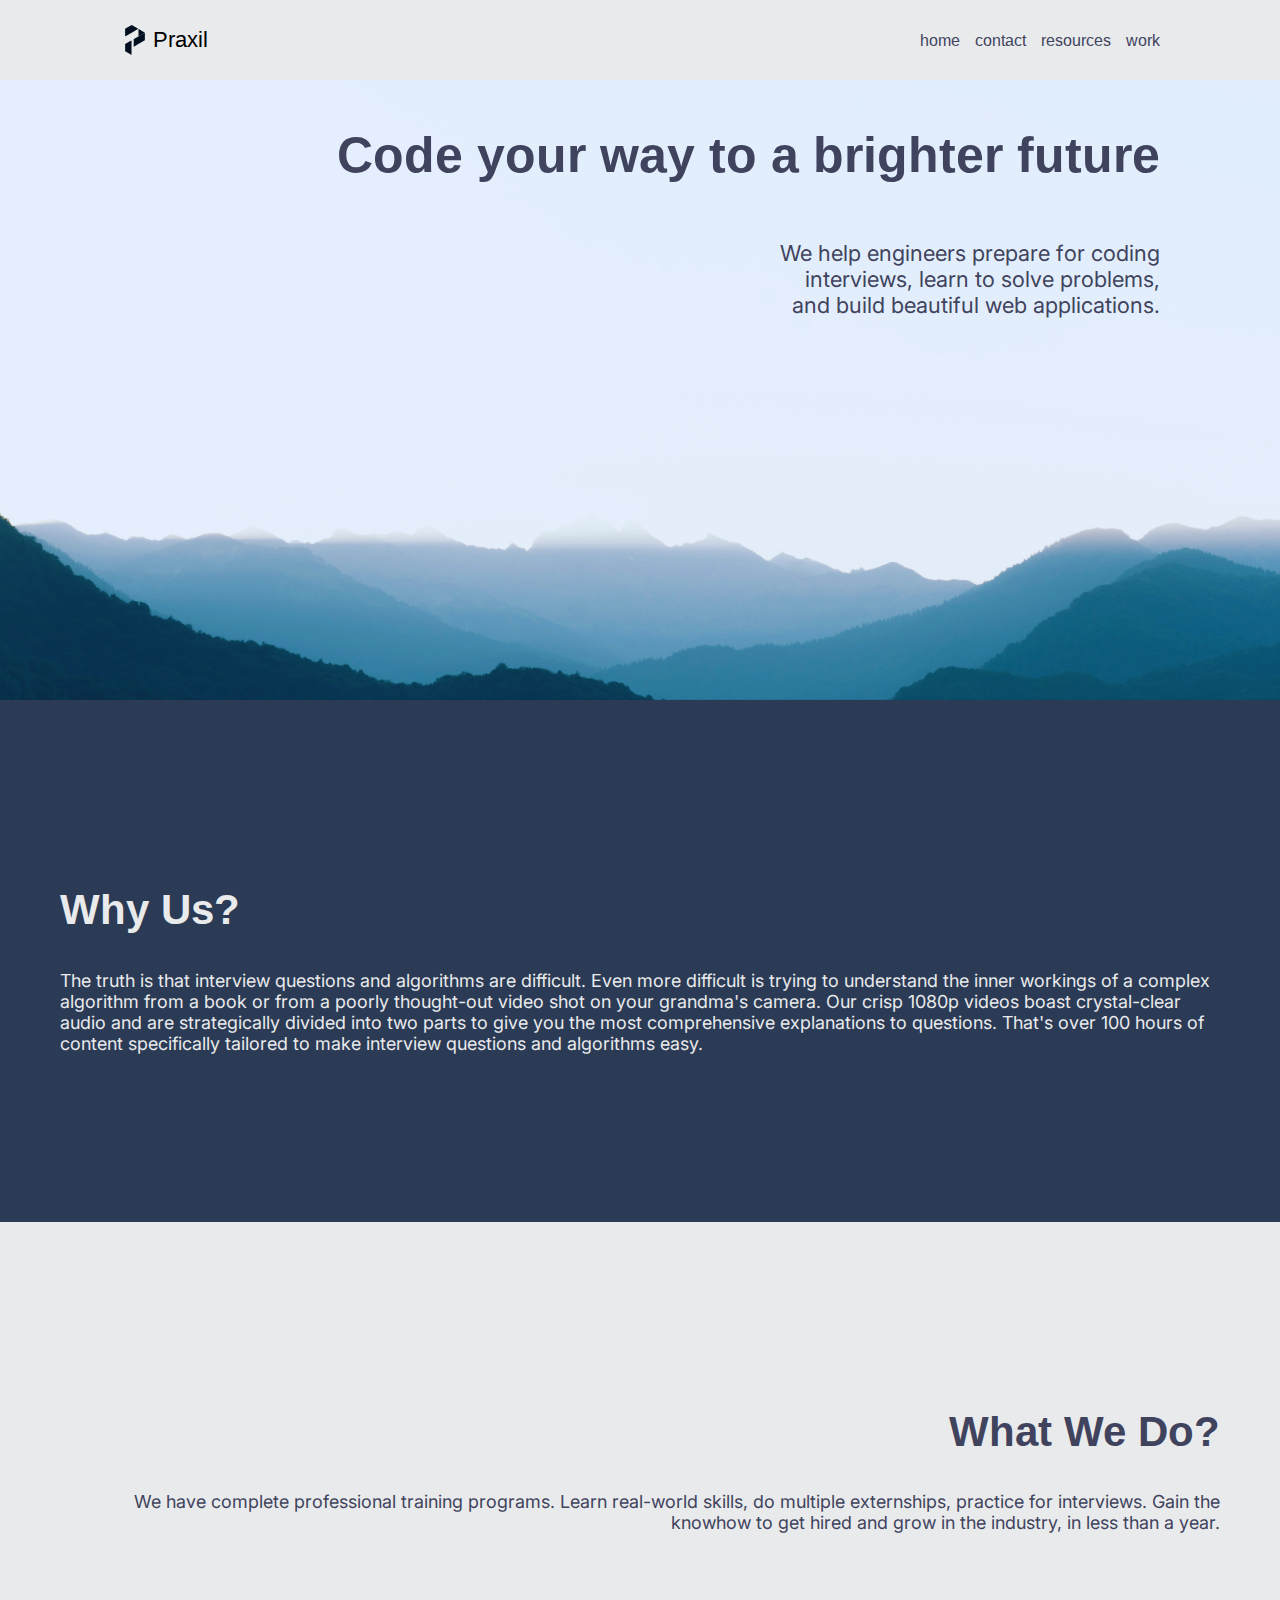
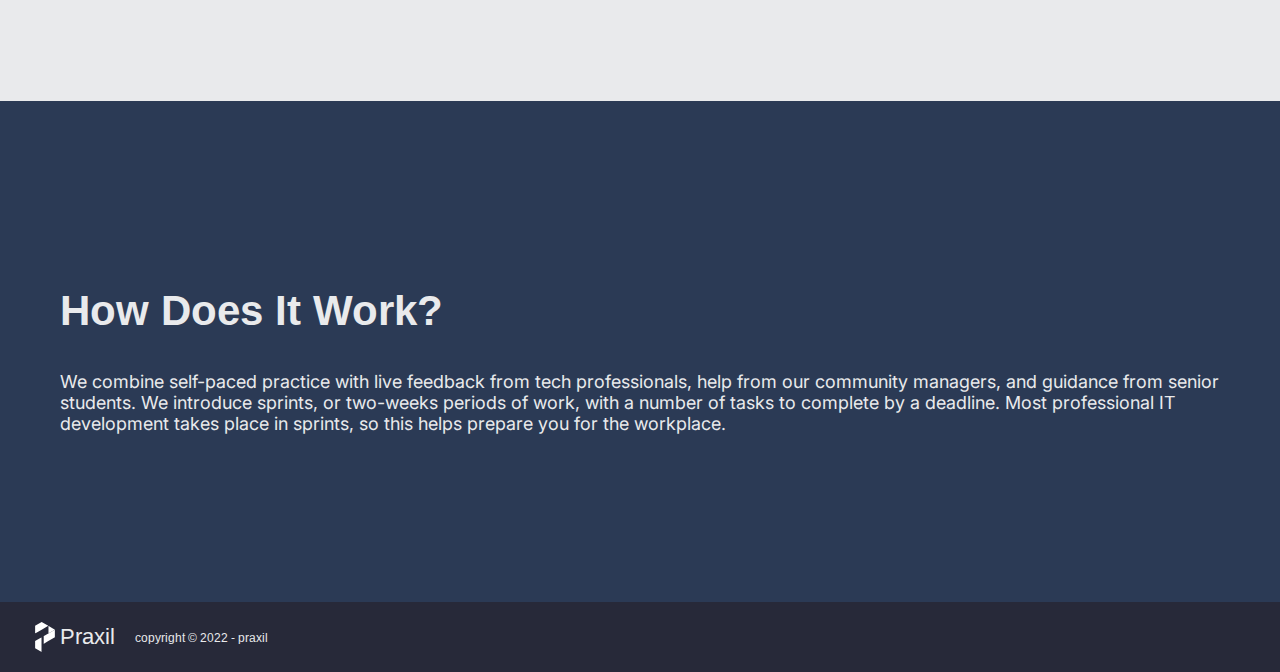
<file: index.html>
<!DOCTYPE html>
<html lang="en">
  <head>
    <meta charset="UTF-8" />
    <meta http-equiv="X-UA-Compatible" content="IE=edge" />
    <meta name="viewport" content="width=device-width, initial-scale=1.0" />
    <link rel="stylesheet" href="./style.css" />
    <title>Praxil</title>
  </head>
  <body>
    <nav>
      <div class="nav-left">
        <img src="./images/logo-black.svg" alt="white logo" />
        <p>Praxil</p>
      </div>
      <ul>
        <li><a href="./index.html">home</a></li>
        <li><a href="./contact.html">contact</a></li>
        <li><a href="./resources.html">resources</a></li>
        <li><a href="./work.html">work</a></li>
      </ul>
    </nav>

    <header>
      <h1>Code your way to a brighter future</h1>
      <p>
        We help engineers prepare for coding interviews, learn to solve
        problems, and build beautiful web applications.
      </p>
    </header>

    <main>
        <div class="dark-background">
        <h2>Why Us?</h2>
        <p>
          The truth is that interview questions and algorithms are difficult.
          Even more difficult is trying to understand the inner workings of a
          complex algorithm from a book or from a poorly thought-out video shot
          on your grandma's camera. Our crisp 1080p videos boast crystal-clear
          audio and are strategically divided into two parts to give you the
          most comprehensive explanations to questions. That's over 100 hours of
          content specifically tailored to make interview questions and
          algorithms easy.
        </p>
        </div>
        <div class="light-background mv-right">
        <h2>What We Do?</h2>
        <p>
          We have complete professional training programs. Learn real-world
          skills, do multiple externships, practice for interviews.
          Gain the knowhow to get hired and grow in the industry, in less than a year.
        </p>
        </div>
        <div class="dark-background">
        <h2>How Does It Work?</h2>
        <p>
          We combine self-paced practice with live feedback from tech
          professionals, help from our community managers, and guidance from
          senior students. We introduce sprints, or two-weeks periods of work,
          with a number of tasks to complete by a deadline. Most professional IT
          development takes place in sprints, so this helps prepare you for the
          workplace.
        </p>
        </div>
    </main>

    <footer>
      <div class="footer-left-align">
      <img src="./images/logo-white.svg" alt="black logo">
      <p>Praxil</p>
      </div>
      <p>copyright © 2022 - praxil</p>
    </footer>
  </body>
</html>
</file>
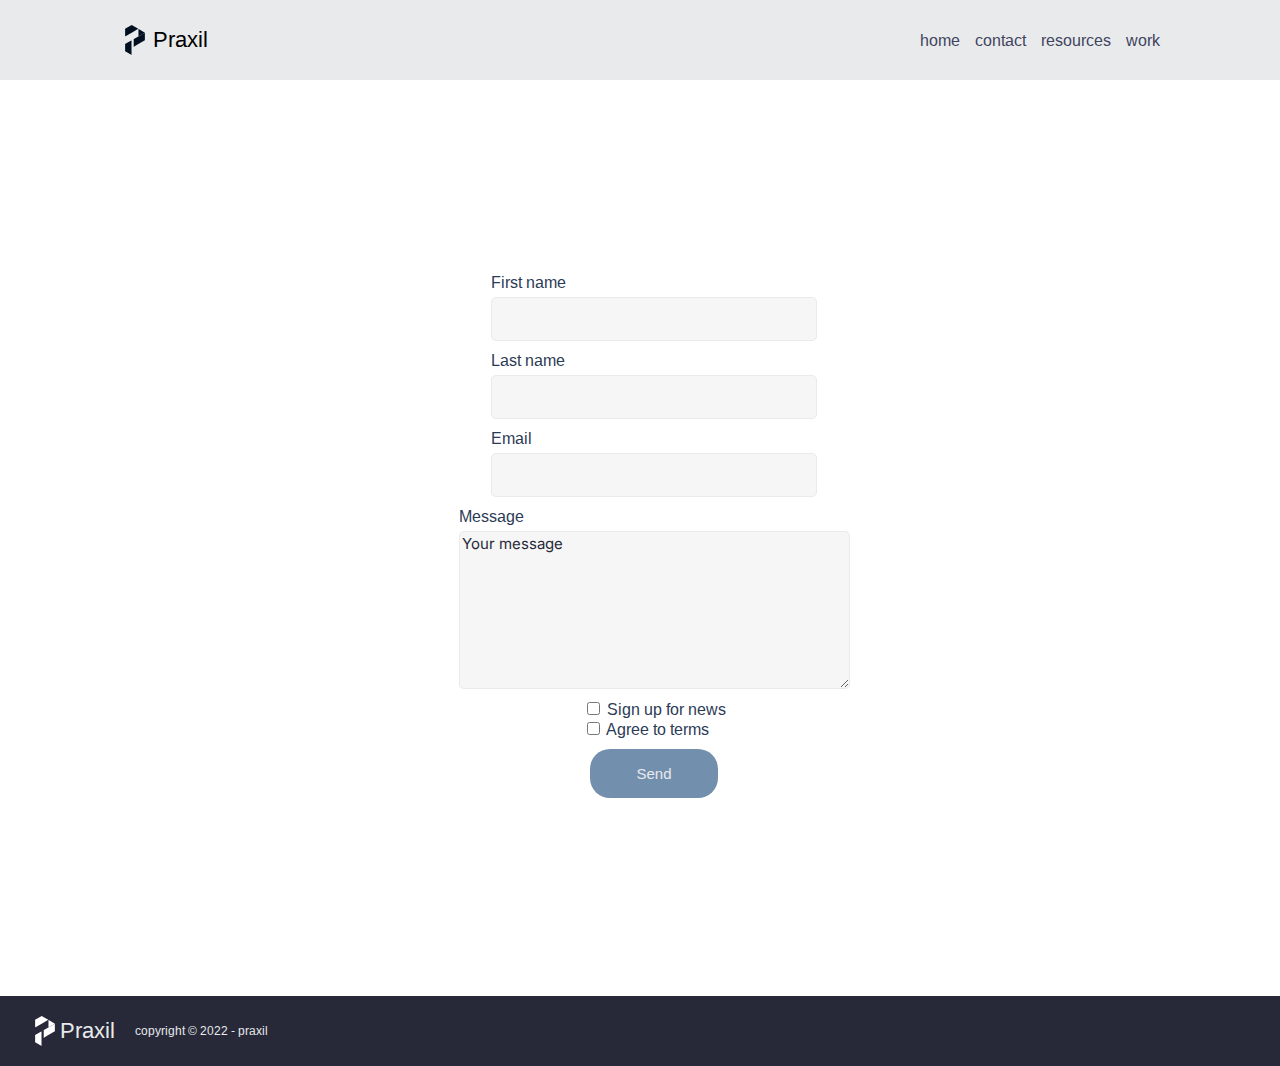
<file: contact.html>
<!DOCTYPE html>
<html lang="en">
  <head>
    <meta charset="UTF-8" />
    <meta http-equiv="X-UA-Compatible" content="IE=edge" />
    <meta name="viewport" content="width=device-width, initial-scale=1.0" />
    <link rel="stylesheet" href="./style.css" />
    <title>Praxil Contact</title>
  </head>
  <body>
    <nav>
      <div class="nav-left">
        <img src="./images/logo-black.svg" alt="white logo" />
        <p>Praxil</p>
      </div>
      <ul>
        <li><a href="./index.html">home</a></li>
        <li><a href="./contact.html">contact</a></li>
        <li><a href="./resources.html">resources</a></li>
        <li><a href="./work.html">work</a></li>
      </ul>
    </nav>

    <main>
      <form action="/form-handling-url" method="post">
        <fieldset>
          <div class="entry-name">
            <label for="firstName">First name</label>
            <input type="text" id="firstName" name="first_name" size="30" />
          </div>

          <div class="entry-name">
            <label for="lastName">Last name</label>
            <input type="text" id="lastName" name="last_name" size="30" />
          </div>

          <div class="entry-name">
            <label for="email">Email</label>
            <input type="email" id="email" name="email_address" size="30" />
          </div>

          <div class="message">
            <label for="message">Message</label>
            <textarea id="message" name="user_message" cols="37" rows="8">Your message</textarea>
          </div>

          <div class="checkboxs">
            <div class="newsletter">
              <input
                class="checkbox-size"
                type="checkbox"
                id="signUp"
                name="sign_up"
              />
              <label for="signUp">Sign up for news</label>
            </div>

            <div class="terms">
              <input
                class="checkbox-size"
                type="checkbox"
                id="signUp"
                name="sign_up"
              />
              <label for="signUp">Agree to terms</label>
            </div>
          </div>

          <div>
            <button type="submit">Send</button>
          </div>
        </fieldset>
      </form>
    </main>

    <footer>
      <div class="footer-left-align">
      <img src="./images/logo-white.svg" alt="black logo">
      <p>Praxil</p>
      </div>
      <p>copyright © 2022 - praxil</p>
    </footer>
  </body>
</html>
</file>
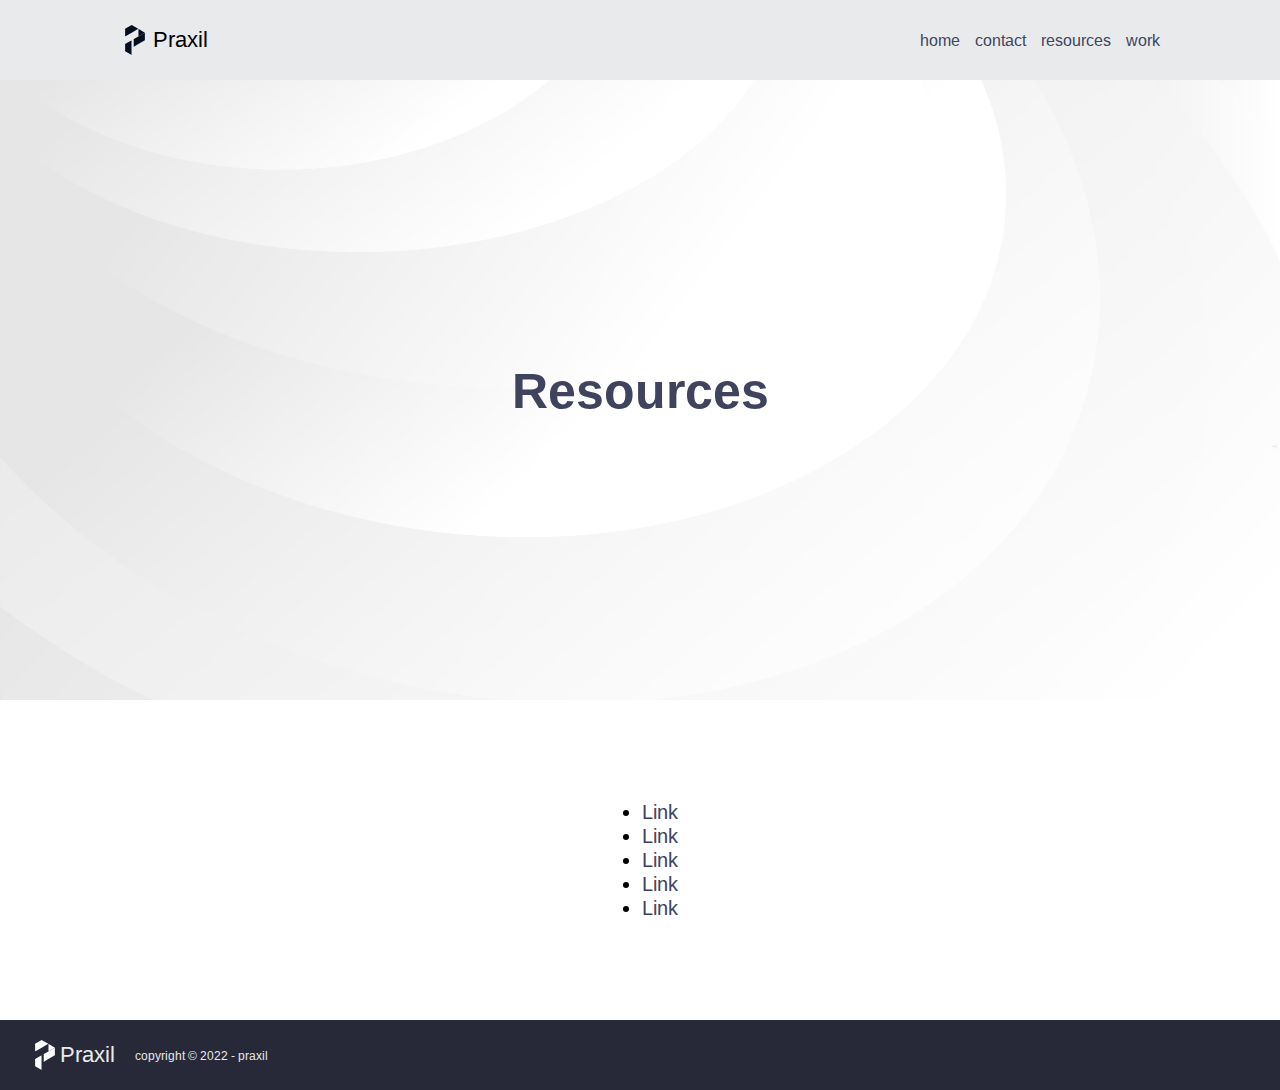
<file: resources.html>
<!DOCTYPE html>
<html lang="en">
  <head>
    <meta charset="UTF-8" />
    <meta http-equiv="X-UA-Compatible" content="IE=edge" />
    <meta name="viewport" content="width=device-width, initial-scale=1.0" />
    <link rel="stylesheet" href="./style.css" />
    <title>Praxil Resources</title>
  </head>
  <body>
    <nav>
      <div class="nav-left">
        <img src="./images/logo-black.svg" alt="white logo" />
        <p>Praxil</p>
      </div>
      <ul>
        <li><a href="./index.html">home</a></li>
        <li><a href="./contact.html">contact</a></li>
        <li><a href="./resources.html">resources</a></li>
        <li><a href="./work.html">work</a></li>
      </ul>
    </nav>

    <header class="resources-header">
      <h1>Resources</h1>
    </header>

    <main>
      <ul class="resources-list">
        <li><a href="#">Link</a></li>
        <li><a href="#">Link</a></li>
        <li><a href="#">Link</a></li>
        <li><a href="#">Link</a></li>
        <li><a href="#">Link</a></li>
      </ul>
    </main>

    <footer>
      <div class="footer-left-align">
      <img src="./images/logo-white.svg" alt="black logo">
      <p>Praxil</p>
      </div>
      <p>copyright © 2022 - praxil</p>
    </footer>
  </body>
</html>
</file>
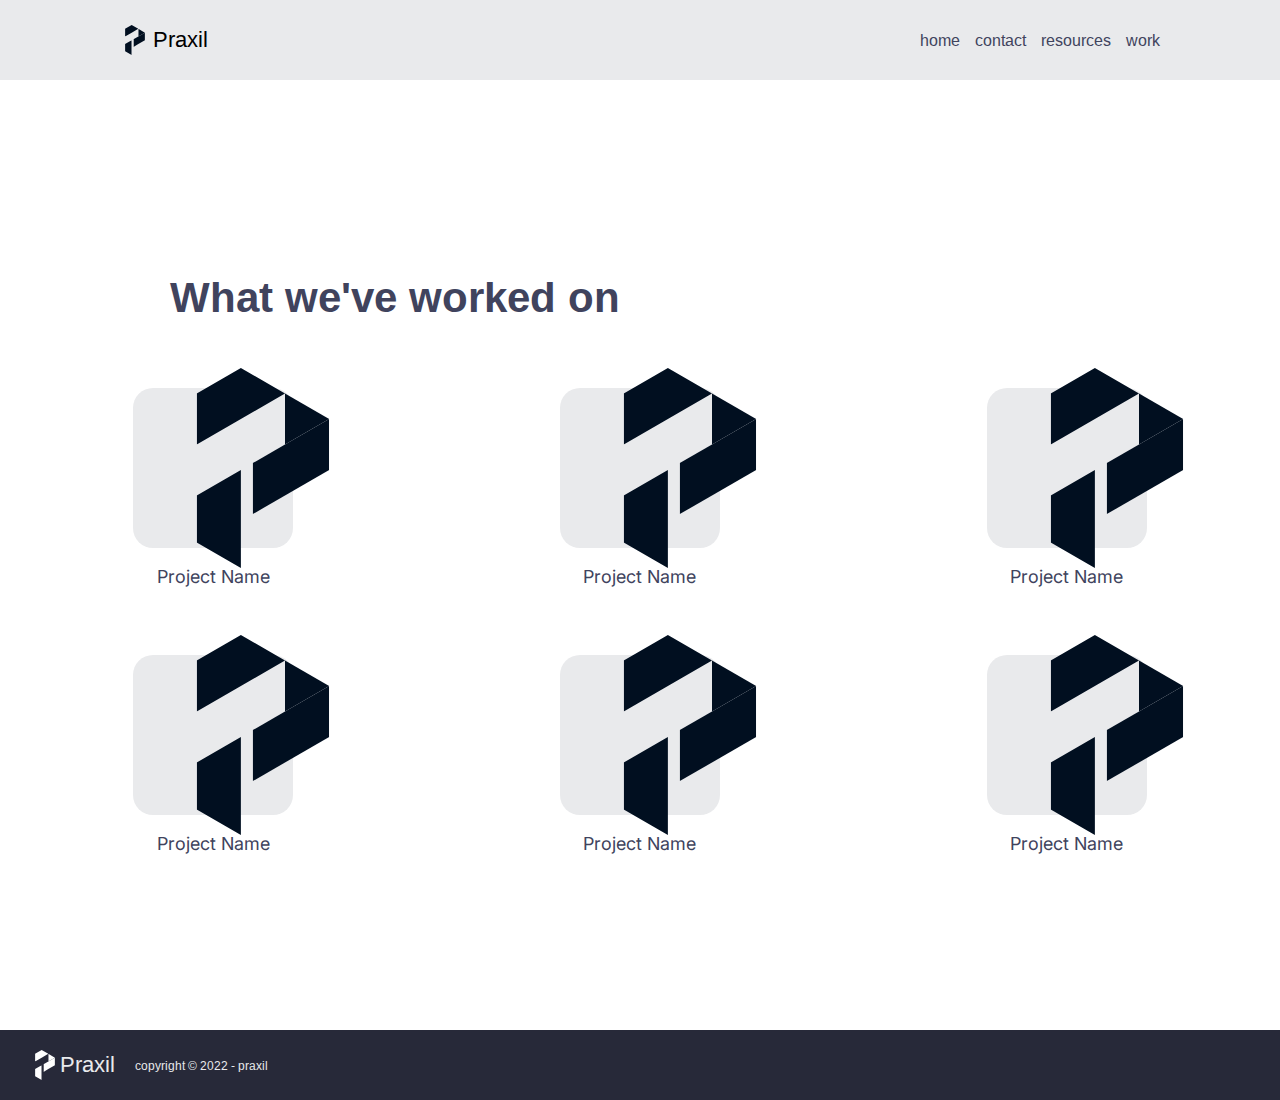
<file: work.html>
<!DOCTYPE html>
<html lang="en">
  <head>
    <meta charset="UTF-8" />
    <meta http-equiv="X-UA-Compatible" content="IE=edge" />
    <meta name="viewport" content="width=device-width, initial-scale=1.0" />
    <link rel="stylesheet" href="./style.css" />
    <title>Praxil Work</title>
  </head>
  <body>
    <nav>
      <div class="nav-left">
        <img src="./images/logo-black.svg" alt="white logo" />
        <p>Praxil</p>
      </div>
      <ul>
        <li><a href="./index.html">home</a></li>
        <li><a href="./contact.html">contact</a></li>
        <li><a href="./resources.html">resources</a></li>
        <li><a href="./work.html">work</a></li>
      </ul>
    </nav>

    <main class="work">
      <h2>What we've worked on</h2>
      <div class="top-boxes">
        <a href="#"><img src="./images/logo-black.svg" alt="logo" /></a>
        <a href="#"><img src="./images/logo-black.svg" alt="logo" /></a>
        <a href="#"><img src="./images/logo-black.svg" alt="logo" /></a>
      </div>
      <div class="project-text">
        <p>Project Name</p>
        <p>Project Name</p>
        <p>Project Name</p>
      </div>
      <div class="bottom-boxes">
        <a href="#"><img src="./images/logo-black.svg" alt="logo" /></a>
        <a href="#"><img src="./images/logo-black.svg" alt="logo" /></a>
        <a href="#"><img src="./images/logo-black.svg" alt="logo" /></a>
      </div>
      <div class="project-text">
        <p>Project Name</p>
        <p>Project Name</p>
        <p>Project Name</p>
      </div>
    </main>

    <footer>
      <div class="footer-left-align">
      <img src="./images/logo-white.svg" alt="black logo">
      <p>Praxil</p>
      </div>
      <p>copyright © 2022 - praxil</p>
    </footer>
  </body>
</html>
</file>
<file: style.css>
@import url('https://fonts.googleapis.com/css2?family=Arimo:wght@400;500;700&family=Inter:wght@300;400;500;700&display=swap');

body, html {
    font-family: Arimo, 'Lucida Sans', 'Lucida Sans Regular', 'Lucida Grande', 'Lucida Sans Unicode', Geneva, Verdana, sans-serif;
    margin: 0;
    width: 100vw;
}

/* -------- Navigation ---------- */

nav {
    display: flex;
    justify-content: space-between;
    padding: 5px 120px;
    background-color: #e9eaec;
}

.nav-left {
    display: flex;
    align-items: center;
    gap: 3px;
}

.nav-left p {
    font-size: 22px;
}

nav img {
    width: 30px;
    height: 30px;
}

nav ul, a{
    display: flex;
    align-items: center;
    list-style: none;
    text-decoration: none;
    gap: 15px;
    color: #40435d;
    transition: 0.2s;
}

nav a:visited {
    color: #646777;
}

nav a:hover {
    color: #272939;
}

/* -------- Header ---------- */

header {
    display: flex;
    flex-direction: column;
    align-items: flex-end;
    height: 600px;
    background-image: url(./images/mountain.svg);
    background-position: bottom;
    background-size: cover;
    color: #40435d;
    padding: 10px 120px;
}

header h1 {
    font-size: 50px;
    text-align: right;
}

header p {
    font-size: 22px;
    font-family: Inter;
    text-align: right;
    width: 390px;
}

/* -------- Main ---------- */
main {
    display: flex;
    flex-direction: column;
    justify-content: center;
}

main h2 {
    font-size: 42px;
}

main p {
    font-size: 18px;
    font-family: Inter;
}

.light-background {
    color: #40435d;
    background-color: #e9eaec;
    padding: 150px 60px;
}

.mv-right {
    text-align: right;
}

.dark-background {
    background-color: #2B3A55;
    color: #e9eaec;
    padding: 150px 60px;
}

/* -------- Form ---------- */
fieldset {
    width: 100vw;
    height: 100vh;
    display: flex;
    flex-direction: column;
    justify-content: center;
    align-items: center;
    border: 0;
}

.entry-name, .message, .checkboxs {
    display: flex;
    flex-direction: column;
    margin-bottom: 10px;
    color: #2B3A55;
}

.entry-name input {
    font-size: 15px;
    width: 320px;
    height: 40px;
    color:#272939;
    background-color: #f6f6f6;
    border: 1px solid #e9eaec;
    border-radius: 5px;
    margin-top: 5px;
}

.message textarea {
    color:#272939;
    font-size: 15px;
    font-family: Inter;
    background-color: #f6f6f6;
    border: 1px solid #e9eaec;
    border-radius: 5px;
    margin-top: 5px;
}

fieldset button {
    color: #e9eaec;
    font-size: 15px;
    border: 1px solid #b5d6eb00;
    border-radius: 20px;
    padding: 15px 45px;
    background-color: #728fae;
    cursor: pointer;
}

/* -------- Resources page ---------- */
.resources-header {
    align-items: center;
    justify-content: center;
    text-align: center;
    background-image: url(./images/resources.svg);
}

ul.resources-list {
    display: flex;
    flex-direction: column;
    align-items: center;
    font-size: 20px;
    margin: 100px;
}

/* -------- Work ---------- */
main.work {
    width: 100vw;
    height: 100vh;
    padding-top: 50px;
    color: #40435d;
}

main.work h2 {
    padding-left: 170px;
}

.top-boxes {
    display: flex;
    justify-content: space-around;
}

.top-boxes a {
    width: 100px;
    height: 100px;
    display: flex;
    background-color: #e9eaec;
    border-radius: 20px;
    padding: 30px;
    margin-top: 30px;
}

.bottom-boxes {
    display: flex;
    justify-content: space-around;
}

.bottom-boxes a {
    width: 100px;
    height: 100px;
    background-color: #e9eaec;
    padding: 30px;
    border-radius: 20px;
}

.top-boxes img, .bottom-boxes img {
    height: 200px;
    width: 200px;
}

.project-text {
    display: flex;
    justify-content: space-around;
    color: #40435d;
    margin-bottom: 50px;
}

/* -------- Footer ---------- */
footer {
    display: flex;
    color: #e9eaec;
    background-color: #272939;
    height: 50px;
    padding: 10px 30px;
    gap: 20px;
}

footer > p {
    display: flex;
    align-items: center;
    font-size: 12px;
}

footer img {
    width: 30px;
    height: 30px;
}

.footer-left-align {
    display: flex;
    justify-content: flex-start;
    align-items: center;
}

.footer-left-align {
    color: #e9eaec;
    font-size: 22px;
}
</file>
